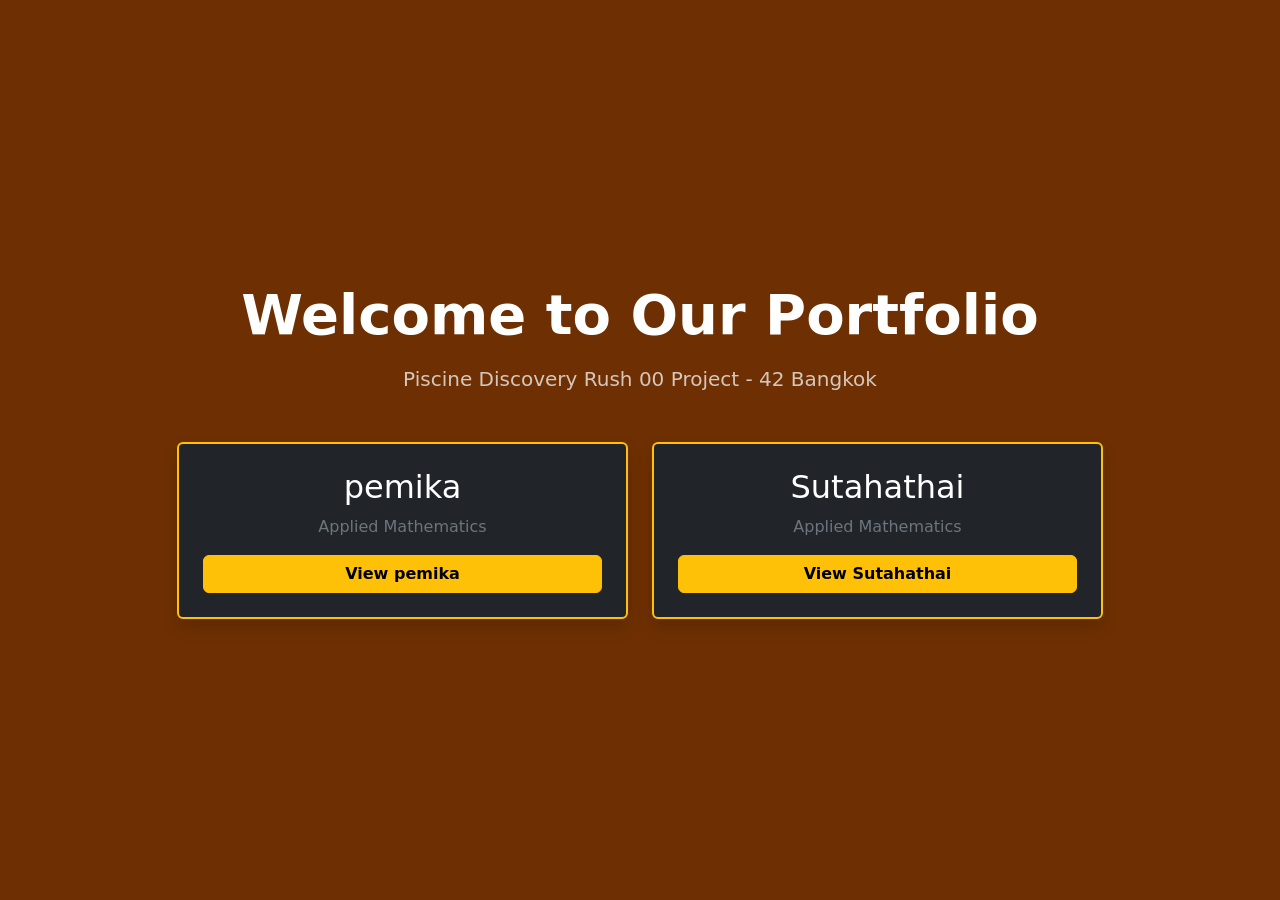
<file: RUSH/index.html>
<!DOCTYPE html>
<html lang="en">
<head>
  <meta charset="UTF-8">
  <meta name="viewport" content="width=device-width, initial-scale=1.0">
  <title>Rush 00 - Team Showcase</title>
  <link href="https://cdn.jsdelivr.net/npm/bootstrap@5.3.0/dist/css/bootstrap.min.css" rel="stylesheet">
  <style>

    body {
      background-color: #6e3003; 
    }
  </style>
</head>
<body class="text-white d-flex align-items-center min-vh-100 text-center">

  <div class="container">
    <h1 class="display-4 fw-bold mb-3">Welcome to Our Portfolio</h1>
    <p class="lead text-light opacity-75 mb-5">Piscine Discovery Rush 00 Project - 42 Bangkok</p>
    
    <div class="row g-4 justify-content-center">
      <!-- Card Member 1 -->
      <div class="col-md-5">
        <div class="card bg-dark text-white p-4 h-100 shadow border border-warning border-2">
          <h2>pemika</h2>
          <p class="text-secondary">Applied Mathematics</p>
          <a href="pesriton.html" class="btn btn-warning mt-auto fw-bold">View pemika </a>
        </div>
      </div>
      
      <!-- Card Member 2 -->
      <div class="col-md-5">
        <div class="card bg-dark text-white p-4 h-100 shadow border border-warning border-2">
          <h2>Sutahathai</h2>
          <p class="text-secondary">Applied Mathematics</p>
          <a href="stabtim.html" class="btn btn-warning mt-auto fw-bold">View Sutahathai</a>
        </div>
      </div>
    </div>
  </div>

</body>
</html>
</file>
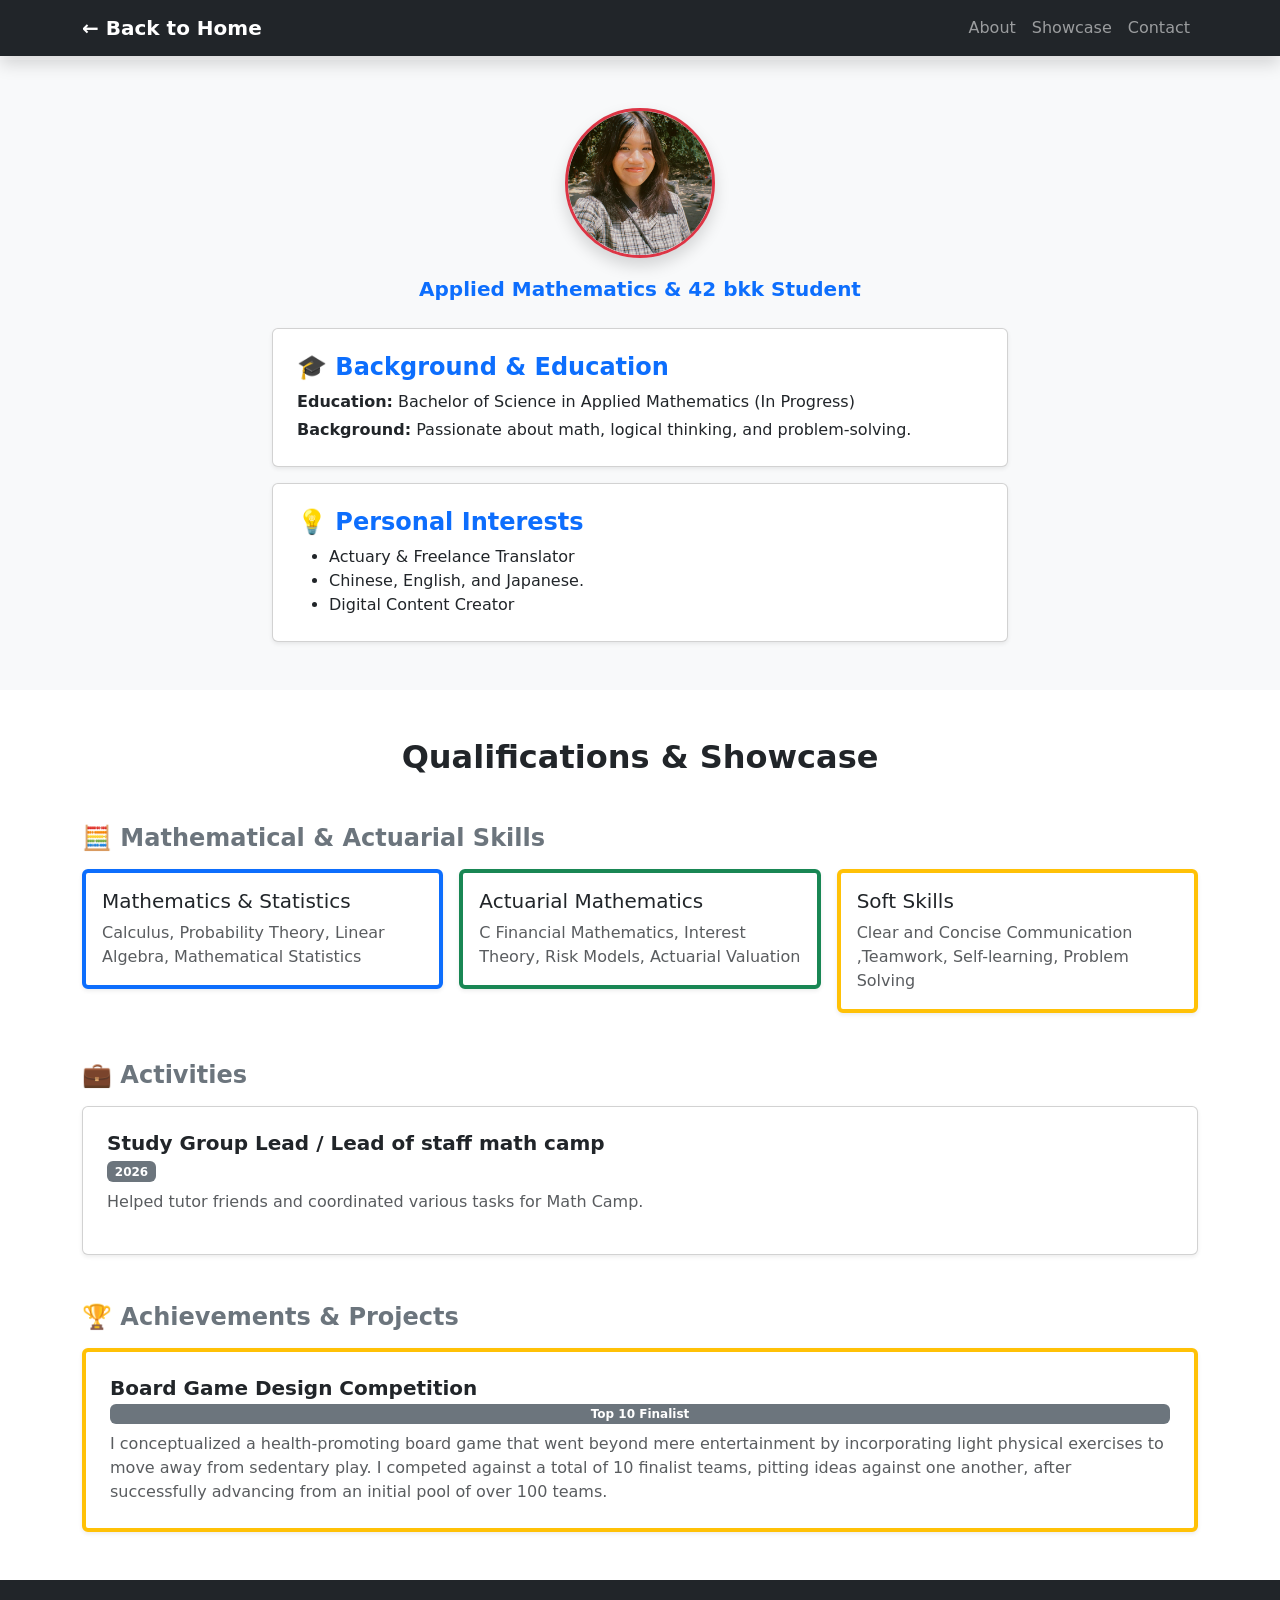
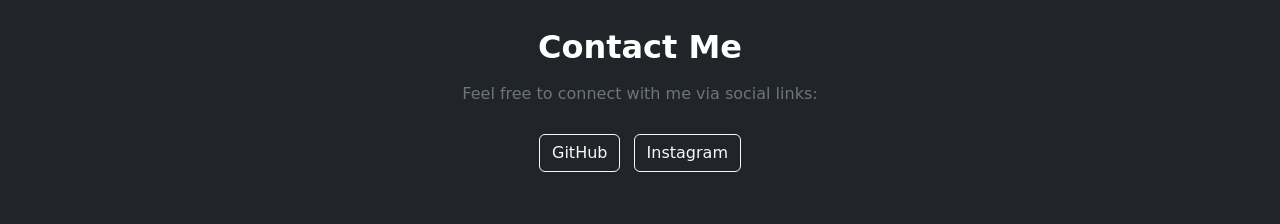
<file: RUSH/pesriton.html>
<!DOCTYPE html>
<html lang="en">
<head>
  <meta charset="UTF-8">
  <meta name="viewport" content="width=device-width, initial-scale=1.0">
  <title> pesriton-pemika </title>
  <link href="https://cdn.jsdelivr.net/npm/bootstrap@5.3.0/dist/css/bootstrap.min.css" rel="stylesheet">
  <style>
    body { padding-top: 60px; } 
  </style>
</head>
<body>

  <nav class="navbar navbar-expand-lg navbar-dark bg-dark fixed-top shadow">
    <div class="container">
      <a class="navbar-brand fw-bold" href="index.html">← Back to Home</a>
      <div class="navbar-nav ms-auto">
        <a class="nav-link" href="#about">About</a>
        <a class="nav-link" href="#showcase">Showcase</a>
        <a class="nav-link" href="#contact">Contact</a>
      </div>
    </div>
  </nav>

  
  <section id="about" class="py-5 bg-light">
    <div class="container text-center">
     <img src="2Q.png" class="rounded-circle mb-3 shadow border border-danger border-3" style="width: 150px; height: 150px;">
      <p class="lead text-primary fw-semibold">Applied Mathematics & 42 bkk Student</p>
      
      <div class="row justify-content-center text-start mt-4">
        <div class="col-md-8">
          
          <div class="card p-4 shadow-sm mb-3">
            <h4 class="text-primary fw-bold">🎓 Background & Education</h4>
            <p class="mb-1"><strong>Education:</strong>  Bachelor of Science in Applied Mathematics (In Progress)</p>
            <p class="mb-0"><strong>Background:</strong> Passionate about math, logical thinking, and problem-solving.</p>
          </div>

          
          <div class="card p-4 shadow-sm">
            <h4 class="text-primary fw-bold">💡 Personal Interests</h4>
            <ul class="mb-0">
              <li> Actuary & Freelance Translator </li>
              <li> Chinese, English, and Japanese.</li>
              <li> Digital Content Creator </li>
            </ul>
          </div>
        </div>
      </div>
    </div>
  </section>

  
  <section id="showcase" class="py-5">
    <div class="container">
      <h2 class="fw-bold text-center mb-5">Qualifications & Showcase</h2>

      
      <h4 class="fw-bold text-secondary mb-3">🧮 Mathematical & Actuarial Skills </h4>
      <div class="row g-3 mb-5">
        <div class="col-md-4">
          <div class="card p-3 shadow-sm border-start border-primary border-4">
            <h5>Mathematics & Statistics</h5>
            <p class="text-muted mb-0">Calculus, Probability Theory, Linear Algebra, Mathematical Statistics</p>
          </div>
        </div>
        <div class="col-md-4">
          <div class="card p-3 shadow-sm border-start border-success border-4">
            <h5>Actuarial Mathematics</h5>
            <p class="text-muted mb-0">C Financial Mathematics, Interest Theory, Risk Models, Actuarial Valuation</p>
          </div>
        </div>
        <div class="col-md-4">
          <div class="card p-3 shadow-sm border-start border-warning border-4">
            <h5>Soft Skills</h5>
            <p class="text-muted mb-0">  Clear and Concise Communication ,Teamwork, Self-learning, Problem Solving</p>
          </div>
        </div>
      </div>

      
      <h4 class="fw-bold text-secondary mb-3">💼 Activities</h4>
      <div class="card p-4 shadow-sm mb-5">
        <div class="mb-3">
          
          <h5 class="fw-bold mb-1"> Study Group Lead / Lead of staff math camp </h5>
          <span class="badge bg-secondary mb-2">2026</span>
          <p class="text-muted mb-0">Helped tutor friends and coordinated various tasks for Math Camp. </p>
        </div>
      </div>

          
      <h4 class="fw-bold text-secondary mb-3">🏆 Achievements & Projects</h4>
      <div class="row g-3">
        <div class="col-md-12">
          <div class="card p-4 shadow-sm border-start border-warning border-4">
            <h5 class="fw-bold mb-1">Board Game Design Competition</h5>
            <span class="badge bg-secondary mb-2">Top 10 Finalist</span>
            <p class="text-muted mb-0">
             <p class="text-muted mb-0">
  I conceptualized a health-promoting board game that went beyond mere entertainment by incorporating light physical exercises to move away from sedentary play. I competed against a total of 10 finalist teams, pitting ideas against one another, after successfully advancing from an initial pool of over 100 teams.
            </p>
          </div>
        </div>
      </div>

    </div>
  </section>

  
  <section id="contact" class="py-5 text-center bg-dark text-white">
    <div class="container">
      <h2 class="fw-bold mb-3">Contact Me</h2>
      <p class="text-secondary mb-4">Feel free to connect with me via social links:</p>
      <a href="https://github.com/68050998/FWC-intra_pesriton" class="btn btn-outline-light m-1" target="_blank">GitHub</a>
      <a href="https://www.instagram.com/cccumploy_i?stkn=MTNkbDhjazY0YjJoNw==" class="btn btn-outline-light m-1" target="_blank">Instagram</a>
    </div>
  </section>

</body>
</html>
</file>
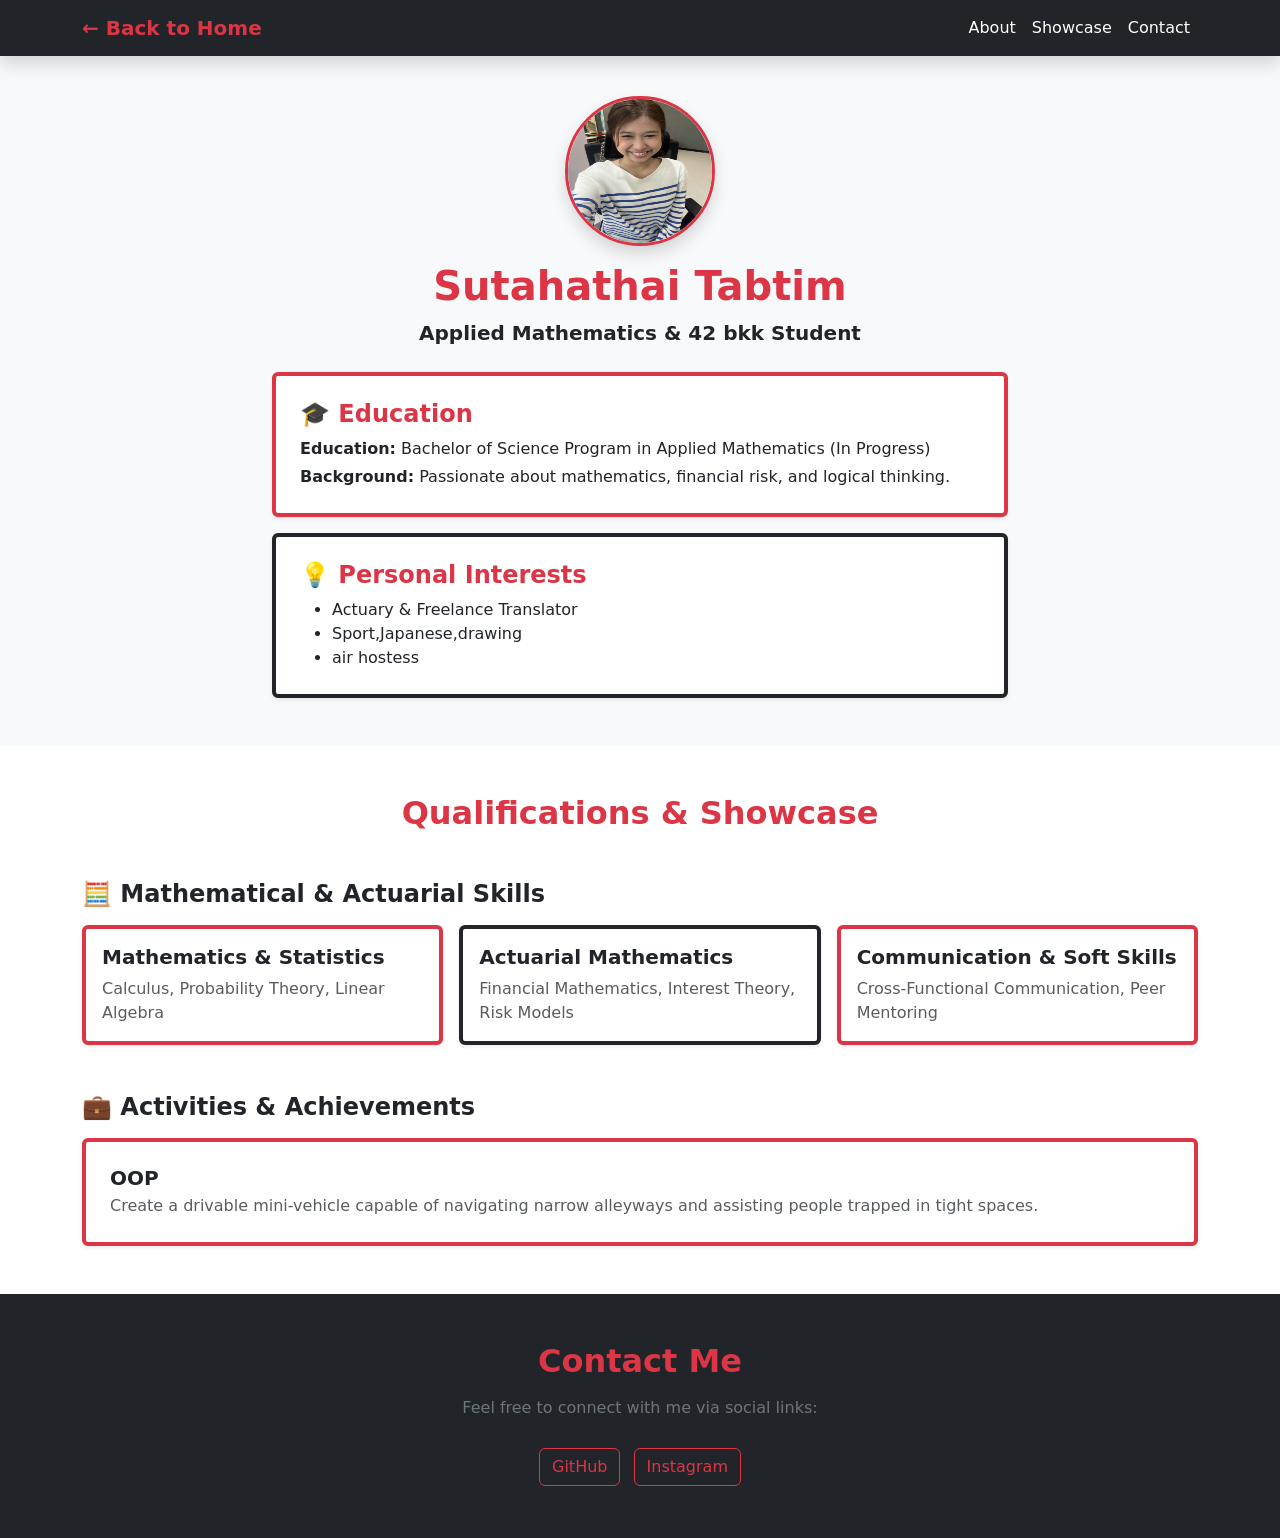
<file: RUSH/stabtim.html>
<!DOCTYPE html>
<html lang="en">
<head>
  <meta charset="UTF-8">
  <meta name="viewport" content="width=device-width, initial-scale=1.0">
  <title> stabtim 1 - Portfolio</title>
  <link href="https://cdn.jsdelivr.net/npm/bootstrap@5.3.0/dist/css/bootstrap.min.css" rel="stylesheet">
</head>
<body class="bg-light text-dark">

 
  <nav class="navbar navbar-expand-lg navbar-dark bg-dark fixed-top shadow">
    <div class="container">
      <a class="navbar-brand fw-bold text-danger" href="index.html">← Back to Home</a>
      <div class="navbar-nav ms-auto">
        <a class="nav-link text-white" href="#about">About</a>
        <a class="nav-link text-white" href="#showcase">Showcase</a>
        <a class="nav-link text-white" href="#contact">Contact</a>
      </div>
    </div>
  </nav>

  <section id="about" class="py-5 mt-5">
    <div class="container text-center">
      <img src="IMG_6467.jpg" class="rounded-circle mb-3 shadow border border-danger border-3" style="width: 150px; height: 150px;">
      <h1 class="fw-bold text-danger">Sutahathai Tabtim</h1>
      <p class="lead text-dark fw-semibold">Applied Mathematics & 42 bkk Student</p>

      <div class="row justify-content-center text-start mt-4">
        <div class="col-md-8">
          
          <div class="card p-4 shadow-sm mb-3 border-start border-danger border-4">
            <h4 class="text-danger fw-bold">🎓 Education</h4>
            <p class="mb-1"><strong>Education:</strong> Bachelor of Science Program in Applied Mathematics (In Progress)</p>
            <p class="mb-0"><strong>Background:</strong> Passionate about mathematics, financial risk, and logical thinking.</p>
          </div>

          <div class="card p-4 shadow-sm border-start border-dark border-4">
            <h4 class="text-danger fw-bold">💡 Personal Interests</h4>
            <ul class="mb-0">
              <li>Actuary & Freelance Translator</li>
              <li>Sport,Japanese,drawing</li>
              <li>air hostess</li>
            </ul>
          </div>

        </div>
      </div>
    </div>
  </section>

  <!-- 3. Showcase Section -->
  <section id="showcase" class="py-5 bg-white">
    <div class="container">
      <h2 class="fw-bold text-center text-danger mb-5">Qualifications & Showcase</h2>

      <h4 class="fw-bold text-dark mb-3">🧮 Mathematical & Actuarial Skills </h4>
      <div class="row g-3 mb-5">
        <div class="col-md-4">
          <div class="card p-3 shadow-sm border-start border-danger border-4">
            <h5 class="fw-bold">Mathematics & Statistics</h5>
            <p class="text-muted mb-0">Calculus, Probability Theory, Linear Algebra</p>
          </div>
        </div>
        <div class="col-md-4">
          <div class="card p-3 shadow-sm border-start border-dark border-4">
            <h5 class="fw-bold">Actuarial Mathematics</h5>
            <p class="text-muted mb-0">Financial Mathematics, Interest Theory, Risk Models</p>
          </div>
        </div>
        <div class="col-md-4">
          <div class="card p-3 shadow-sm border-start border-danger border-4">
            <h5 class="fw-bold">Communication & Soft Skills</h5>
            <p class="text-muted mb-0">Cross-Functional Communication, Peer Mentoring</p>
          </div>
        </div>
      </div>

      <h4 class="fw-bold text-dark mb-3">💼 Activities & Achievements</h4>
      <div class="card p-4 shadow-sm border-start border-danger border-4">
        <h5 class="fw-bold mb-1"> OOP </h5>
        <p class="text-muted mb-0">
         Create a drivable mini-vehicle capable of navigating narrow alleyways and assisting people trapped in tight spaces.
        </p>
      </div>
    </div>
  </section>

  <section id="contact" class="py-5 text-center bg-dark text-white">
    <div class="container">
      <h2 class="fw-bold mb-3 text-danger">Contact Me</h2>
      <p class="text-secondary mb-4">Feel free to connect with me via social links:</p>

      <a href="https://github.com/Ms-Sutahathai/FWC-stabtim" class="btn btn-outline-danger m-1" target="_blank">GitHub</a>
      <a href="https://www.instagram.com/0222_hvbss?stkn=MXQ5NnRuNTk2bGpjaQ==" class="btn btn-outline-danger m-1" target="_blank">Instagram</a>
    </div>
  </section>

</body>
</html>
</file>
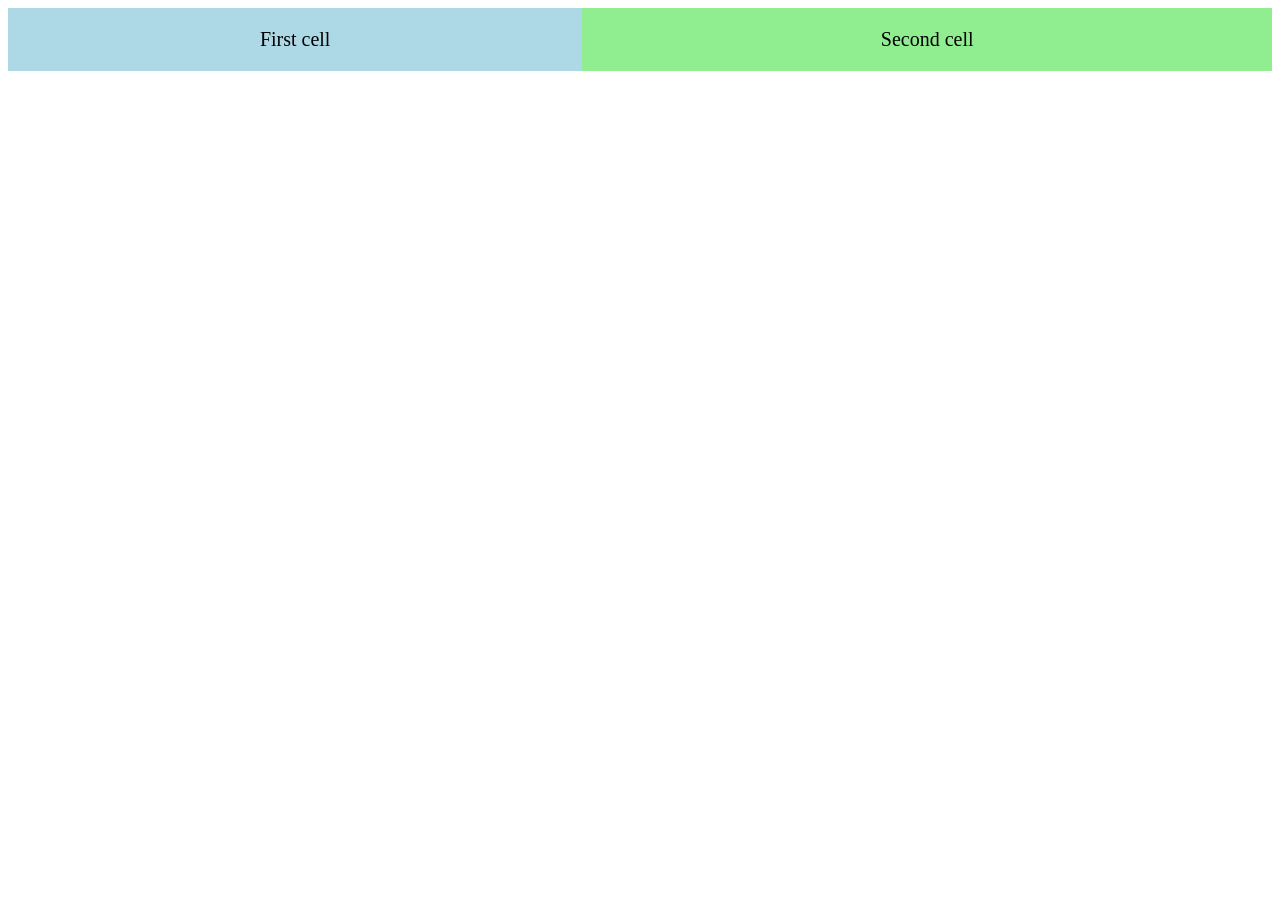
<file: cell01/ex05/tab.html>
<!DOCTYPE html>
<html>
<head>
    <title>Tab</title>
    <style>
        table {
            width: 100%;
            border-collapse: collapse;
        }
        td {
            padding: 20px;
            text-align: center;
            font-size: 20px;
        }
        .cell-1 {
            background-color: lightblue;
        }
        .cell-2 {
            background-color: lightgreen;
        }
    </style>
</head>
<body>

    <table>
        <tr>
            <td class="cell-1">First cell</td>
            <td class="cell-2">Second cell</td>
        </tr>
    </table>

</body>
</html>
</file>
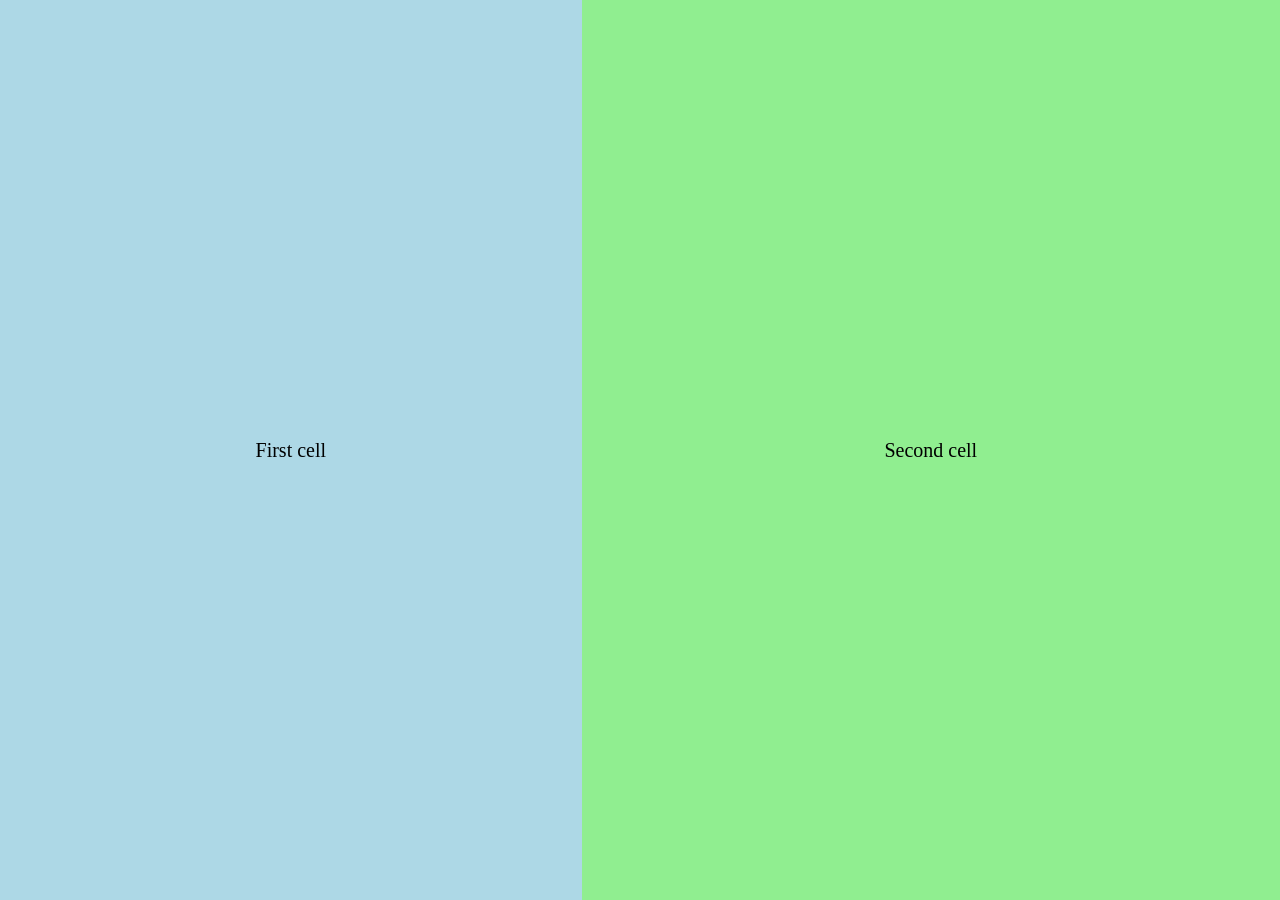
<file: cell01/ex06/responsive.html>
<!DOCTYPE html>
<html>
<head>
    <title>Responsive</title>
    <style>
        html, body {
            margin: 0;
            padding: 0;
            height: 100%;
            width: 100%;
        }
        table {
            width: 100%;
            height: 100%;
            border-collapse: collapse;
        }
        td {
            padding: 20px;
            text-align: center;
            font-size: 20px;
        }
        .cell-1 {
            background-color: lightblue;
        }
        .cell-2 {
            background-color: lightgreen;
        }

       
        @media (max-width: 600px) {
            td {
                display: block;
                width: 100%;
                height: 50%;
                box-sizing: border-box;
            }
        }
    </style>
</head>
<body>

    <table>
        <tr>
            <td class="cell-1">First cell</td>
            <td class="cell-2">Second cell</td>
        </tr>
    </table>

</body>
</html>
</file>
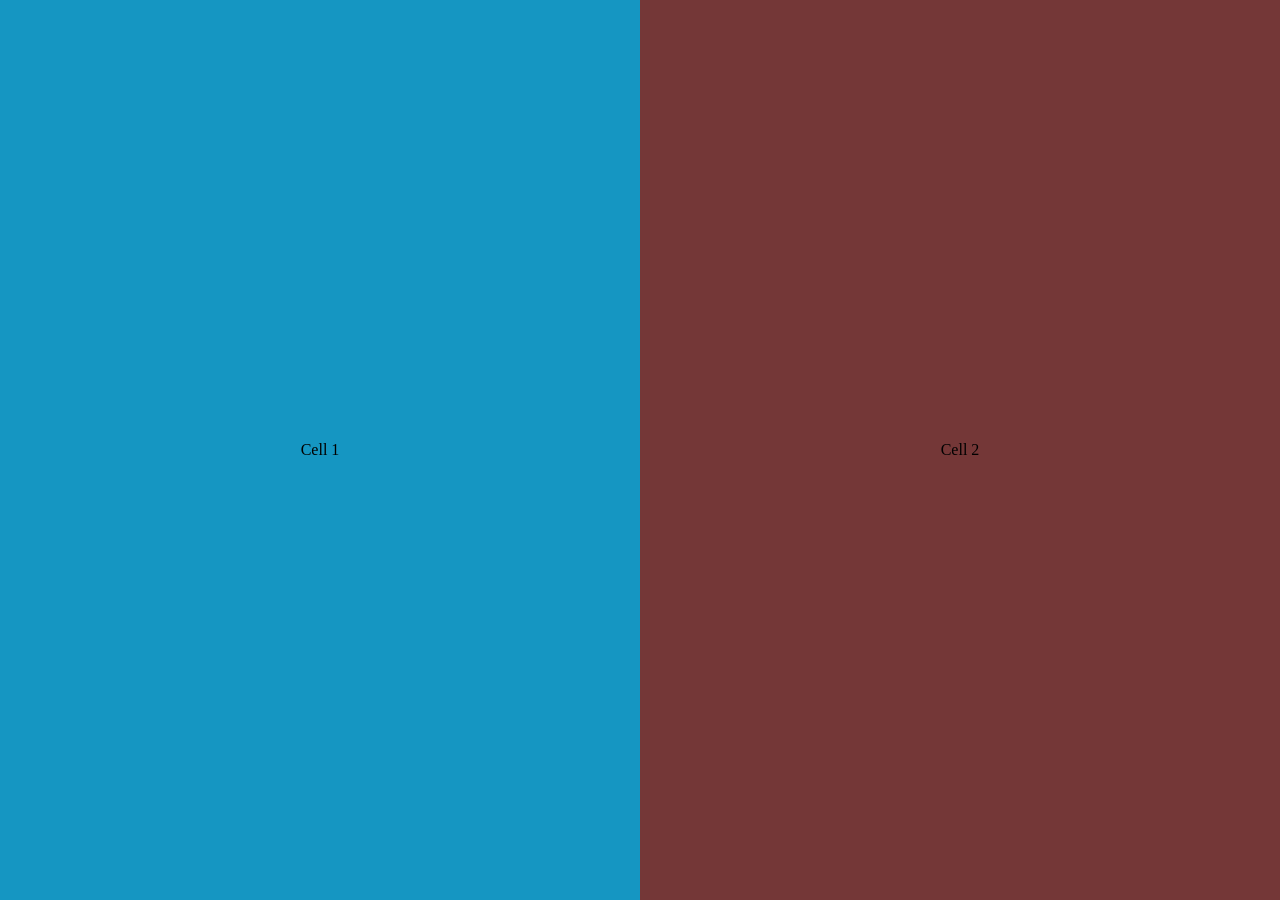
<file: cell02/ex00/responsive.html>
<!DOCTYPE html>
<html lang="en">
<head>
    <meta charset="UTF-8">
    <meta name="viewport" content="width=device-width, initial-scale=1.0">
    <title>Improved Responsive</title>
    <link rel="stylesheet" href="responsive.css">
</head>
<body>
    <table>
        <tr>
            <td class="col-1">Cell 1</td>
            <td class="col-2">Cell 2</td>
        </tr>
    </table>
</body>
</html>
</file>
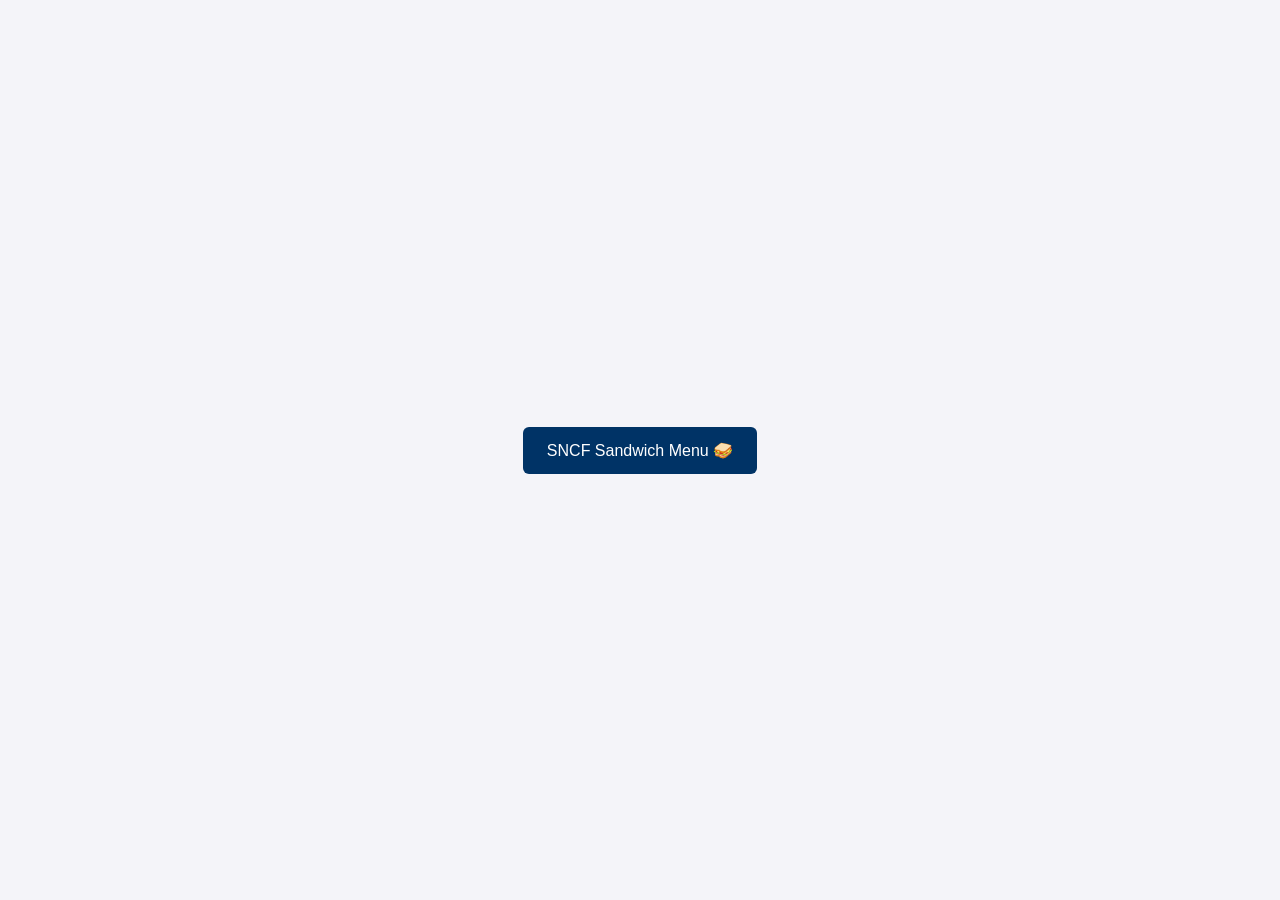
<file: cell02/ex01/menu.html>
<!DOCTYPE html>
<html lang="en">
<head>
    <meta charset="UTF-8">
    <meta name="viewport" content="width=device-width, initial-scale=1.0">
    <title>SNCF Sandwich Menu</title>
    <link rel="stylesheet" href="menu.css">
</head>
<body>

    <div class="dropdown">
        <button class="dropbtn">SNCF Sandwich Menu 🥪</button>
        <div class="dropdown-content">
            <a href="#">Ham & Cheese</a>
            <a href="#">Butter & Baguette</a>
            <a href="#">Chicken Special</a>
        </div>
    </div>

</body>
</html>
</file>
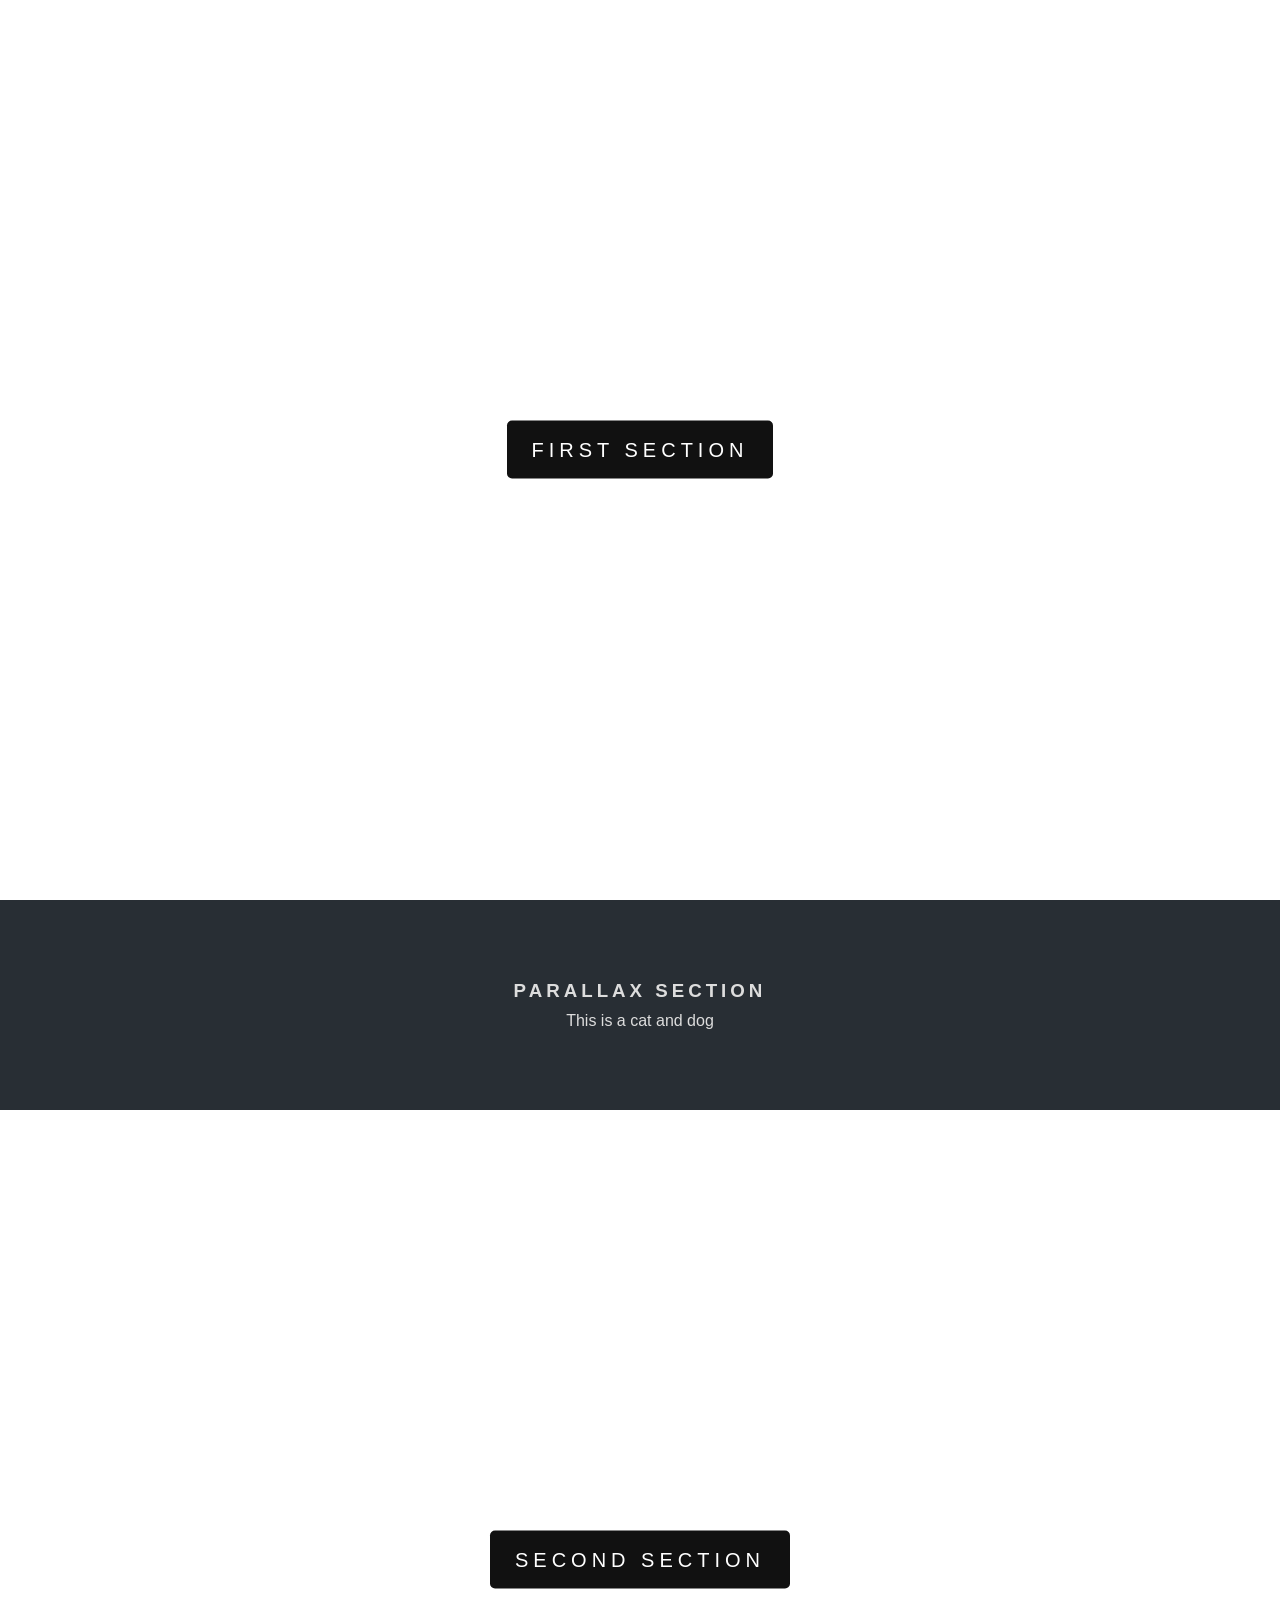
<file: cell02/ex02/parallax.html>
<!DOCTYPE html>
<html lang="en">
<head>
    <meta charset="UTF-8">
    <meta name="viewport" content="width=device-width, initial-scale=1.0">
    <title>Parallax Effect</title>
    <link rel="stylesheet" href="parallax.css">
</head>
<body>

    <!-- 1: ภาพแรก + ข้อความกลางจอ -->
    <div class="parallax img1">
        <div class="caption">
            <span class="border">FIRST SECTION</span>
        </div>
    </div>

    <!-- 2:บล็อกสีดำตรงกลาง -->
    <div class="section-black">
        <h3>PARALLAX SECTION</h3>
        <p>This is a cat and dog</p>
    </div>

   <!-- 3: ภาพที่สอง + ข้อความกลางจอ  -->
    <div class="parallax img2">
        <div class="caption">
            <span class="border">SECOND SECTION</span>
        </div>
    </div>

</body>
</html>
</file>
<file: cell02/ex00/responsive.css>
* {
    margin: 0;
    padding: 0;
    box-sizing: border-box;
}

html, body {
    height: 100%;
    width: 100%;
}

table {
    width: 100%;
    height: 100%;
    table-layout: fixed;
    border-collapse: collapse;
}

td {
    text-align: center;
    vertical-align: middle;
}

.col-1 {
    background-color: rgb(21, 150, 194);
}

.col-2 {
    background-color: rgb(116, 55, 55);
}
</file>
<file: cell02/ex01/menu.css>
* {
    margin: 0;
    padding: 0;
    box-sizing: border-box;
    font-family: Arial, sans-serif;
}

body {
    display: flex;
    justify-content: center;
    align-items: center;
    height: 100vh;
    background-color: #f4f4f9;
}

/* ปุ่มหลัก */
.dropdown {
    position: relative;
    display: inline-block;
}

.dropbtn {
    background-color: #003366;
    color: white;
    padding: 14px 24px;
    font-size: 16px;
    border: none;
    border-radius: 6px;
    cursor: pointer;
    transition: background-color 0.3s;
}


.dropdown-content {
    display: none;
    position: absolute;
    background-color: #ffffff;
    min-width: 200px;
    box-shadow: 0px 8px 16px rgba(0, 0, 0, 0.2);
    border-radius: 6px;
    overflow: hidden;
    z-index: 1;
}

.dropdown-content a {
    color: #c026b6;
    padding: 12px 16px;
    text-decoration: none;
    display: block;
    transition: background-color 0.2s;
}


.dropdown-content a:hover {
    background-color: #21dced;
}

.dropdown:hover .dropdown-content {
    display: block;
}

.dropdown:hover .dropbtn {
    background-color: #88e0aa;
}
</file>
<file: cell02/ex02/parallax.css>
* {
    margin: 0;
    padding: 0;
    box-sizing: border-box;
}

body, html {
    height: 100%;
    font-family: Arial, sans-serif;
}

/* หัวใจหลักของ Parallax Effect */
.parallax {
    position: relative;
    height: 100vh;
    background-attachment: fixed;
    background-position: center;
    background-repeat: no-repeat;
    background-size: cover;
}


.img1 {
    background-image: url("https://images.unsplash.com/photo-1543466835-00a7907e9de1");
}

.img2 {
    background-image: url("https://images.unsplash.com/photo-1517849845537-4d257902454a");
}

/* จัดข้อความให้อยู่ตรงกลางภาพ */
.caption {
    position: absolute;
    left: 0;
    top: 50%;
    width: 100%;
    text-align: center;
    transform: translateY(-50%);
}

.caption span.border {
    background-color: #111;
    color: #fff;
    padding: 18px 25px;
    font-size: 20px;
    letter-spacing: 5px;
    text-transform: uppercase;
    border-radius: 5px;
}

/* ส่วนบล็อกสีดำ */
.section-black {
    background-color: #282e34;
    color: #ddd;
    padding: 80px 20px;
    text-align: center;
}

.section-black h3 {
    letter-spacing: 4px;
    margin-bottom: 10px;
}
</file>
